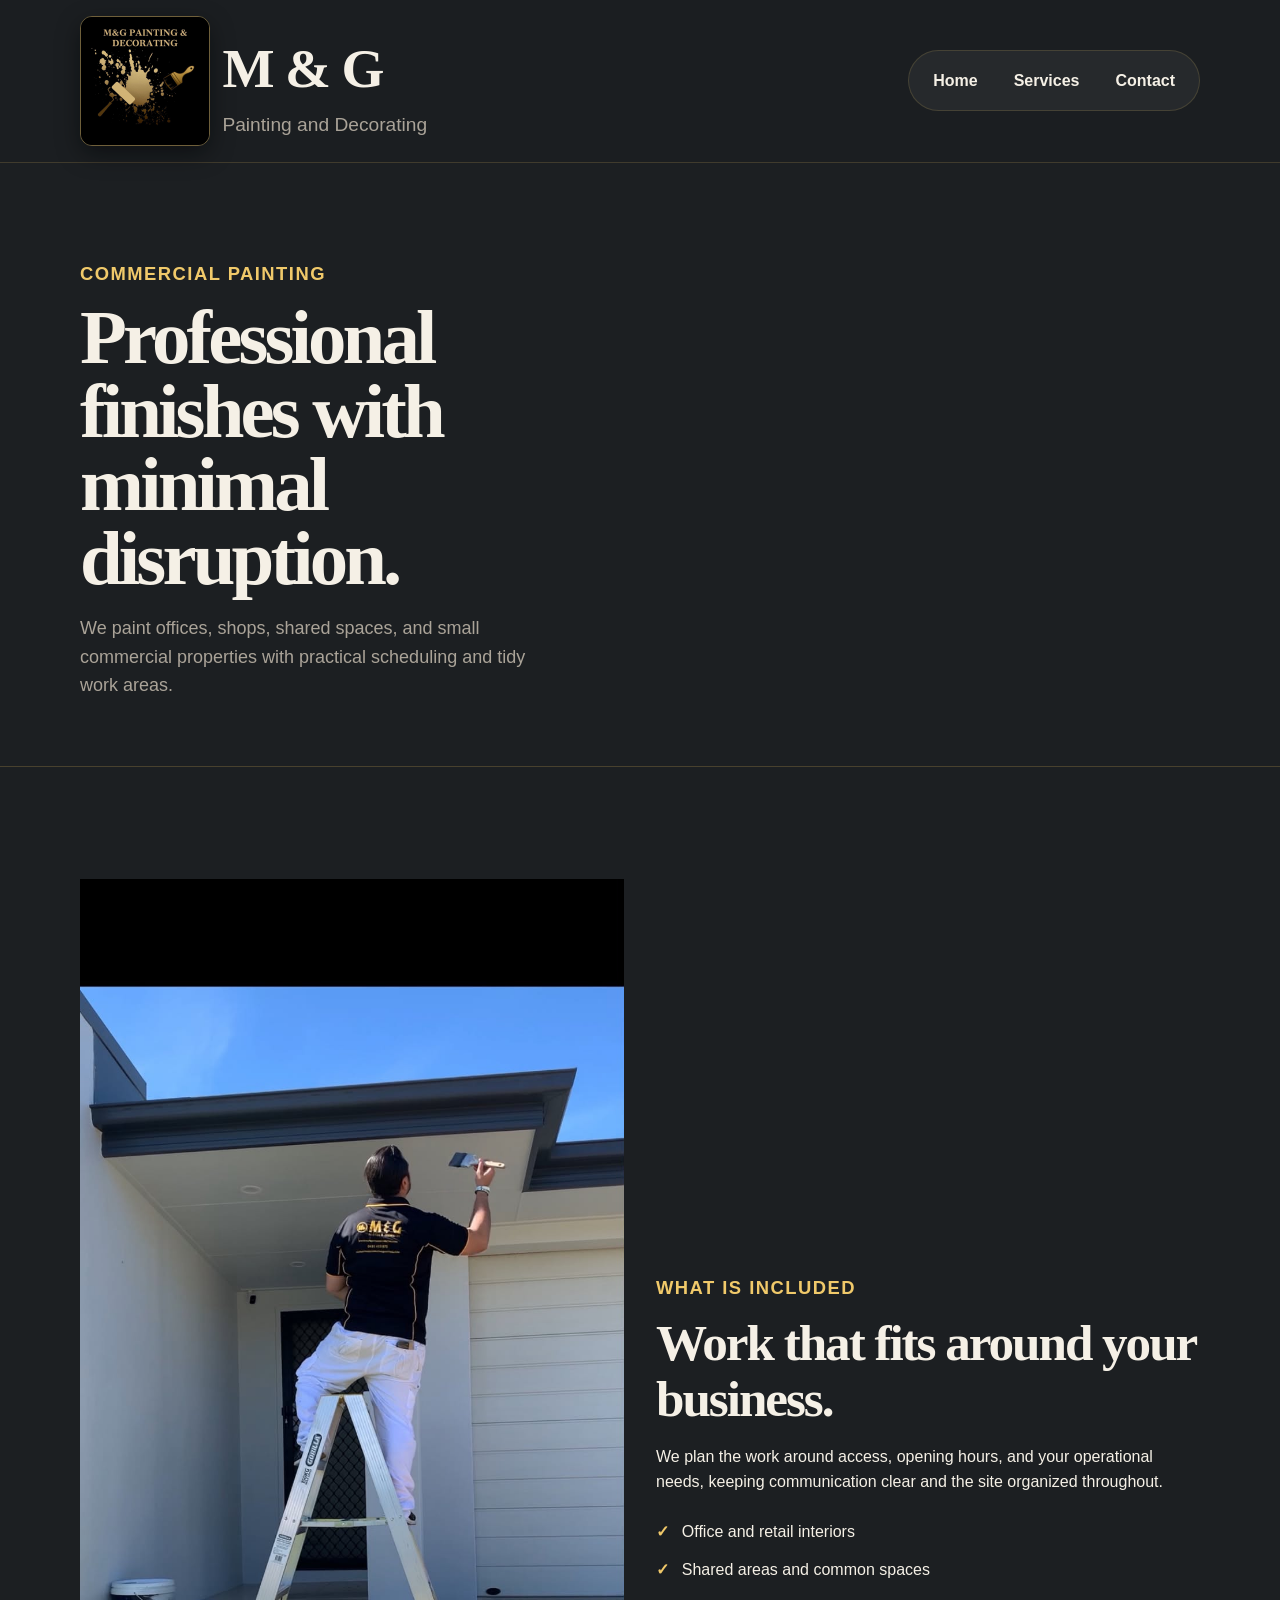
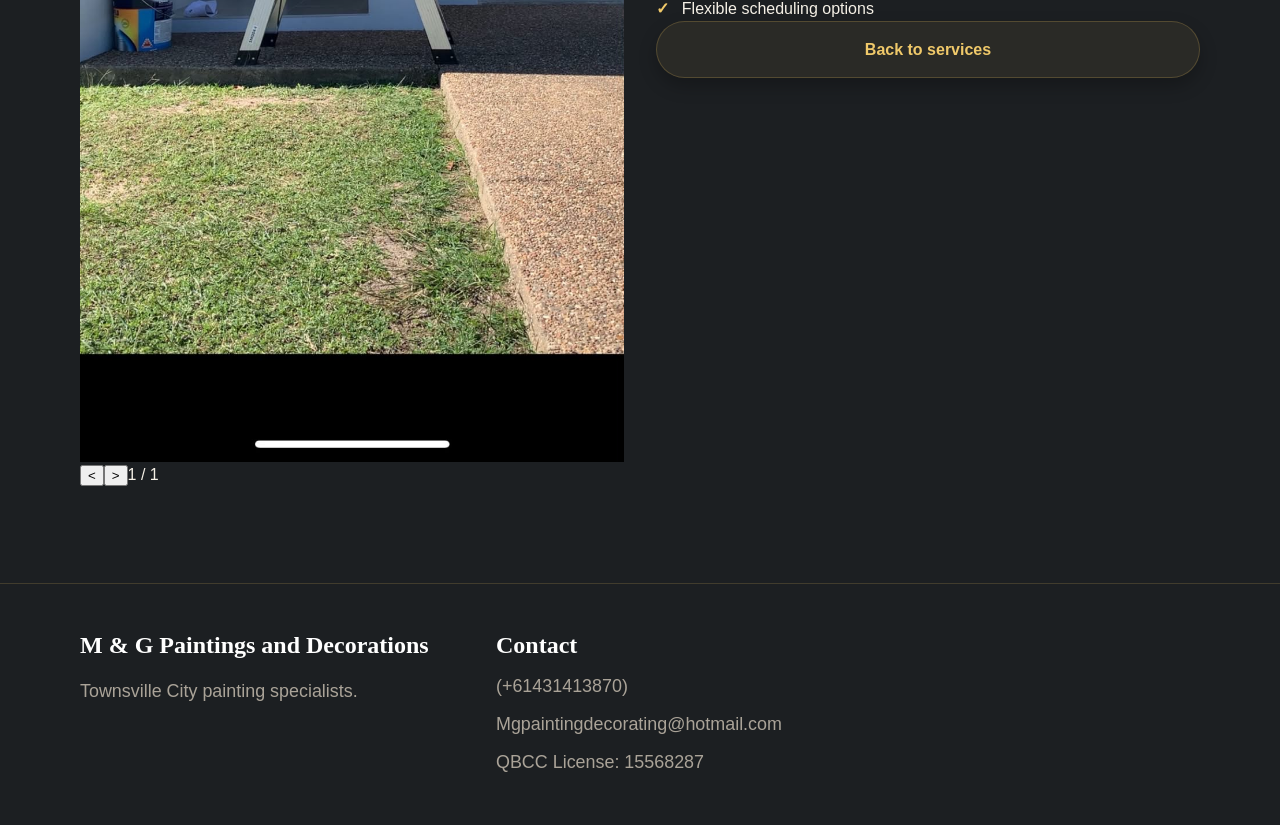
<file: commercial-painting.html>
<script src="service-gallery.js" defer></script>
<!DOCTYPE html>
<html lang="en"><head><meta charset="UTF-8" /><meta name="viewport" content="width=device-width, initial-scale=1.0" /><title>Commercial Painting | M &amp; G</title><link rel="stylesheet" href="styles.css" /></head><body>
<header class="site-header"><div class="container nav-wrap"><a class="brand" href="index.html" aria-label="M &amp; G Paintings and Decorations home"><img class="brand-logo" src="Logos/Logo.jpg" alt="M &amp; G Paintings and Decorations logo" /><div><strong>M &amp; G</strong><small>Painting and Decorating</small></div></a><nav class="main-nav"><a href="index.html#top">Home</a><a href="index.html#services">Services</a><a href="index.html#contact">Contact</a></nav></div></header>
<main><section class="page-hero"><div class="container"><p class="eyebrow">Commercial painting</p><h1>Professional finishes with minimal disruption.</h1><p class="lead">We paint offices, shops, shared spaces, and small commercial properties with practical scheduling and tidy work areas.</p></div></section><section class="section"><div class="container split-grid service-detail"><div class="service-detail-image detail-commercial" role="img" aria-label="Painted commercial office space"></div><div><p class="eyebrow">What is included</p><h2>Work that fits around your business.</h2><p>We plan the work around access, opening hours, and your operational needs, keeping communication clear and the site organized throughout.</p><ul class="check-list"><li>Office and retail interiors</li><li>Shared areas and common spaces</li><li>Flexible scheduling options</li></ul><a class="btn btn-secondary" href="index.html#services">Back to services</a></div></div></section></main><footer class="site-footer"><div class="container footer-grid"><div><h3>M &amp; G Paintings and Decorations</h3><p>Townsville City painting specialists.</p></div><div><h3>Contact</h3><ul><li>(+61431413870)</li><li>Mgpaintingdecorating@hotmail.com</li><li>QBCC License: 15568287</li></ul></div></div></footer></body></html>
</file>
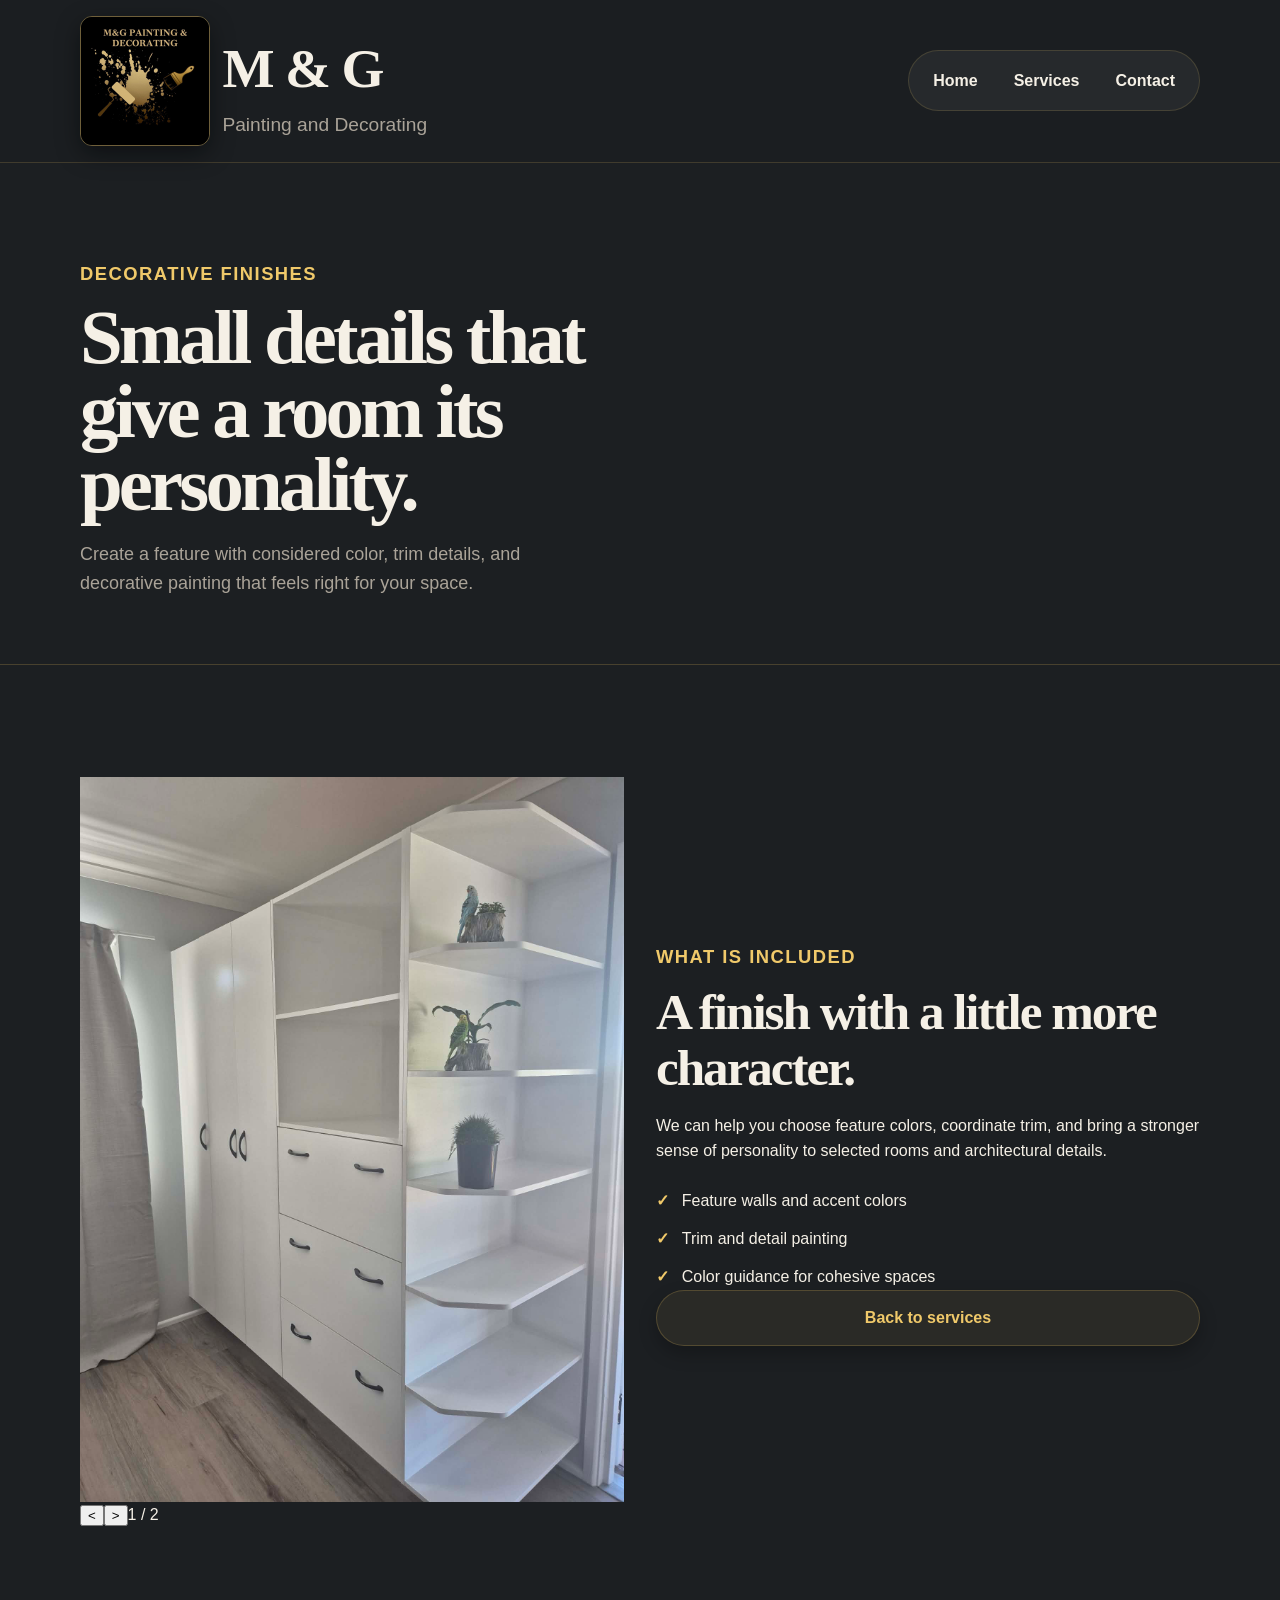
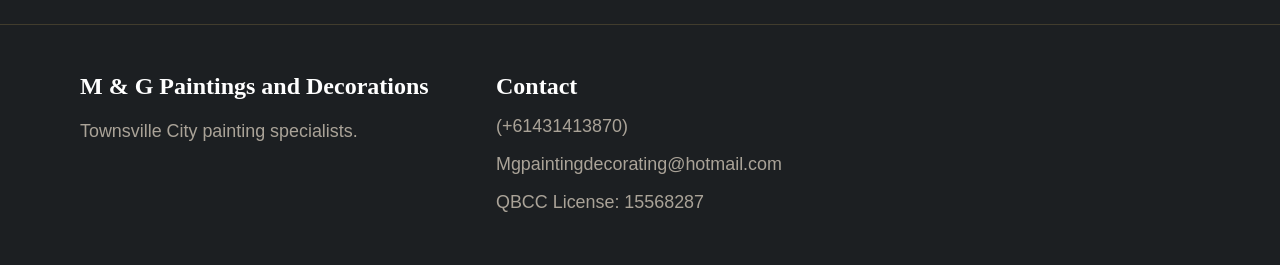
<file: decorative-finishes.html>
<script src="service-gallery.js" defer></script>
<!DOCTYPE html>
<html lang="en"><head><meta charset="UTF-8" /><meta name="viewport" content="width=device-width, initial-scale=1.0" /><title>Decorative Finishes | M &amp; G</title><link rel="stylesheet" href="styles.css" /></head><body>
<header class="site-header"><div class="container nav-wrap"><a class="brand" href="index.html" aria-label="M &amp; G Paintings and Decorations home"><img class="brand-logo" src="Logos/Logo.jpg" alt="M &amp; G Paintings and Decorations logo" /><div><strong>M &amp; G</strong><small>Painting and Decorating</small></div></a><nav class="main-nav"><a href="index.html#top">Home</a><a href="index.html#services">Services</a><a href="index.html#contact">Contact</a></nav></div></header>
<main><section class="page-hero"><div class="container"><p class="eyebrow">Decorative finishes</p><h1>Small details that give a room its personality.</h1><p class="lead">Create a feature with considered color, trim details, and decorative painting that feels right for your space.</p></div></section><section class="section"><div class="container split-grid service-detail"><div class="service-detail-image detail-decorative" role="img" aria-label="Decorative interior finish"></div><div><p class="eyebrow">What is included</p><h2>A finish with a little more character.</h2><p>We can help you choose feature colors, coordinate trim, and bring a stronger sense of personality to selected rooms and architectural details.</p><ul class="check-list"><li>Feature walls and accent colors</li><li>Trim and detail painting</li><li>Color guidance for cohesive spaces</li></ul><a class="btn btn-secondary" href="index.html#services">Back to services</a></div></div></section></main><footer class="site-footer"><div class="container footer-grid"><div><h3>M &amp; G Paintings and Decorations</h3><p>Townsville City painting specialists.</p></div><div><h3>Contact</h3><ul><li>(+61431413870)</li><li>Mgpaintingdecorating@hotmail.com</li><li>QBCC License: 15568287</li></ul></div></div></footer></body></html>
</file>
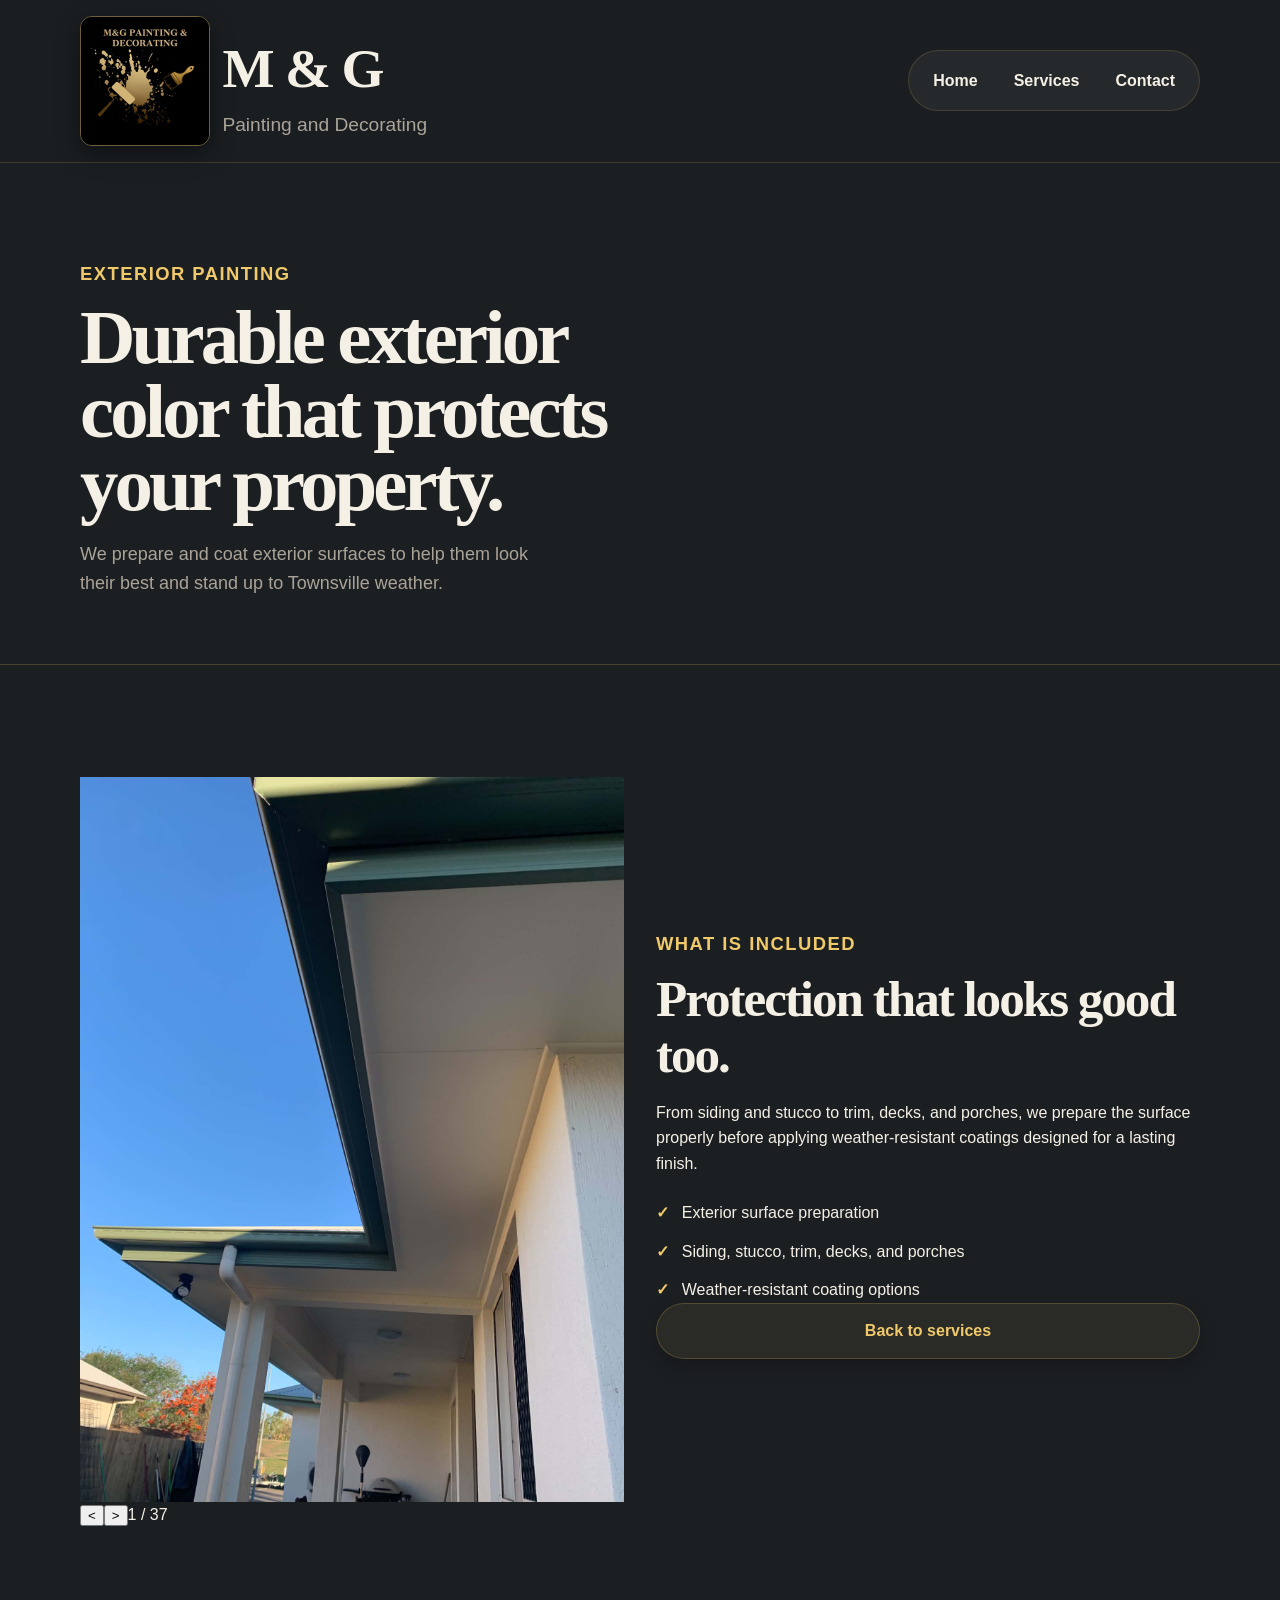
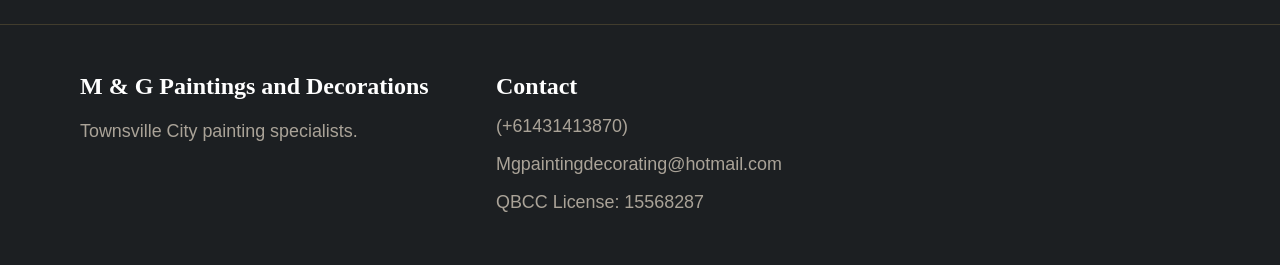
<file: exterior-painting.html>
<script src="service-gallery.js" defer></script>
<!DOCTYPE html>
<html lang="en"><head><meta charset="UTF-8" /><meta name="viewport" content="width=device-width, initial-scale=1.0" /><title>Exterior Painting | M &amp; G</title><link rel="stylesheet" href="styles.css" /></head><body>
<header class="site-header"><div class="container nav-wrap"><a class="brand" href="index.html" aria-label="M &amp; G Paintings and Decorations home"><img class="brand-logo" src="Logos/Logo.jpg" alt="M &amp; G Paintings and Decorations logo" /><div><strong>M &amp; G</strong><small>Painting and Decorating</small></div></a><nav class="main-nav"><a href="index.html#top">Home</a><a href="index.html#services">Services</a><a href="index.html#contact">Contact</a></nav></div></header>
<main><section class="page-hero"><div class="container"><p class="eyebrow">Exterior painting</p><h1>Durable exterior color that protects your property.</h1><p class="lead">We prepare and coat exterior surfaces to help them look their best and stand up to Townsville weather.</p></div></section><section class="section"><div class="container split-grid service-detail"><div class="service-detail-image detail-exterior" role="img" aria-label="Painted home exterior"></div><div><p class="eyebrow">What is included</p><h2>Protection that looks good too.</h2><p>From siding and stucco to trim, decks, and porches, we prepare the surface properly before applying weather-resistant coatings designed for a lasting finish.</p><ul class="check-list"><li>Exterior surface preparation</li><li>Siding, stucco, trim, decks, and porches</li><li>Weather-resistant coating options</li></ul><a class="btn btn-secondary" href="index.html#services" onclick="if (document.referrer.includes('/index.html')) { history.back(); return false; }">Back to services</a></div></div></section><section class="section"><div class="container"><div class="section-heading"><p class="eyebrow">Recent work</p><h2>Exterior transformations designed for long-term protection.</h2></div><div class="gallery-grid service-gallery"><div class="gallery-card service-exterior-card-1"><div class="gallery-overlay"><span>Front facade</span></div></div><div class="gallery-card service-exterior-card-2"><div class="gallery-overlay"><span>Trim & render</span></div></div><div class="gallery-card service-exterior-card-3"><div class="gallery-overlay"><span>Outdoor living</span></div></div></div></div></section></main><footer class="site-footer"><div class="container footer-grid"><div><h3>M &amp; G Paintings and Decorations</h3><p>Townsville City painting specialists.</p></div><div><h3>Contact</h3><ul><li>(+61431413870)</li><li>Mgpaintingdecorating@hotmail.com</li><li>QBCC License: 15568287</li></ul></div></div></footer></body></html>
</file>
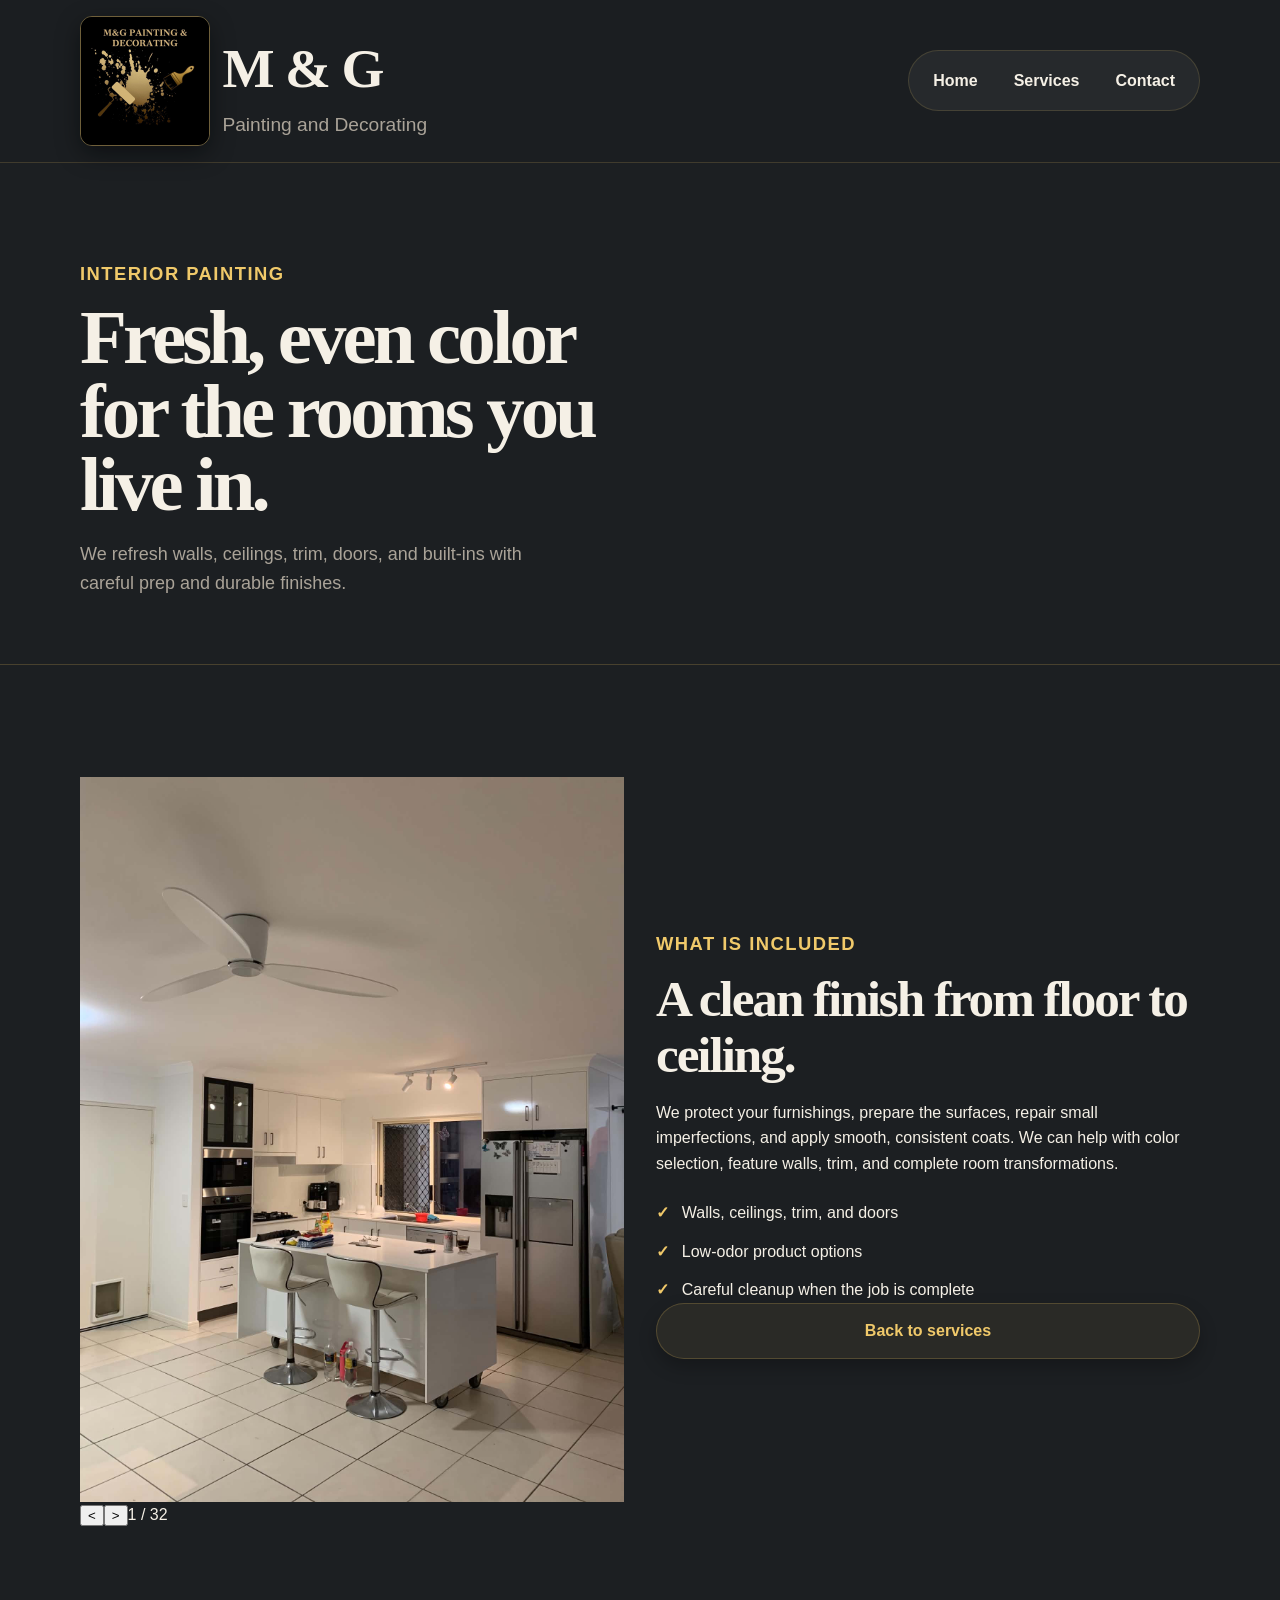
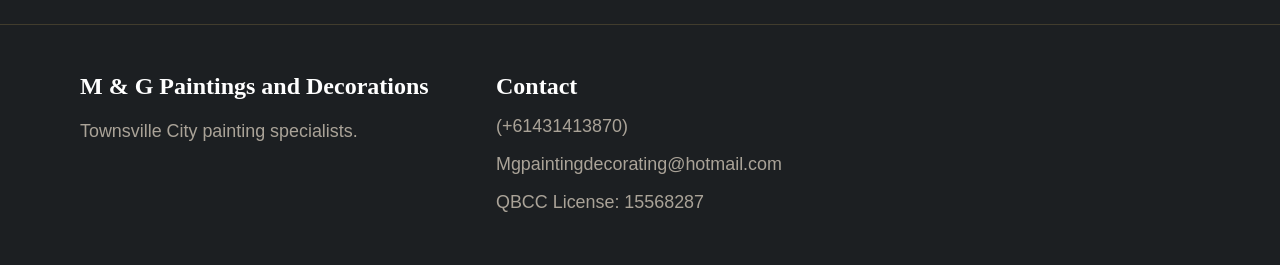
<file: interior-painting.html>
<script src="service-gallery.js" defer></script>
<!DOCTYPE html>
<html lang="en"><head><meta charset="UTF-8" /><meta name="viewport" content="width=device-width, initial-scale=1.0" /><title>Interior Painting | M &amp; G</title><link rel="stylesheet" href="styles.css" /></head><body>
<header class="site-header"><div class="container nav-wrap"><a class="brand" href="index.html" aria-label="M &amp; G Paintings and Decorations home"><img class="brand-logo" src="Logos/Logo.jpg" alt="M &amp; G Paintings and Decorations logo" /><div><strong>M &amp; G</strong><small>Painting and Decorating</small></div></a><nav class="main-nav"><a href="index.html#top">Home</a><a href="index.html#services">Services</a><a href="index.html#contact">Contact</a></nav></div></header>
<main><section class="page-hero"><div class="container"><p class="eyebrow">Interior painting</p><h1>Fresh, even color for the rooms you live in.</h1><p class="lead">We refresh walls, ceilings, trim, doors, and built-ins with careful prep and durable finishes.</p></div></section><section class="section"><div class="container split-grid service-detail"><div class="service-detail-image detail-interior" role="img" aria-label="Freshly painted interior room"></div><div><p class="eyebrow">What is included</p><h2>A clean finish from floor to ceiling.</h2><p>We protect your furnishings, prepare the surfaces, repair small imperfections, and apply smooth, consistent coats. We can help with color selection, feature walls, trim, and complete room transformations.</p><ul class="check-list"><li>Walls, ceilings, trim, and doors</li><li>Low-odor product options</li><li>Careful cleanup when the job is complete</li></ul><a class="btn btn-secondary" href="index.html#services" onclick="if (document.referrer.includes('/index.html')) { history.back(); return false; }">Back to services</a></div></div></section><section class="section"><div class="container"><div class="section-heading"><p class="eyebrow">Recent work</p><h2>Examples from our interior painting projects.</h2></div><div class="gallery-grid service-gallery"><div class="gallery-card service-interior-card-1"><div class="gallery-overlay"><span>Living room refresh</span></div></div><div class="gallery-card service-interior-card-2"><div class="gallery-overlay"><span>Kitchen transformation</span></div></div><div class="gallery-card service-interior-card-3"><div class="gallery-overlay"><span>Feature wall finish</span></div></div></div></div></section></main><footer class="site-footer"><div class="container footer-grid"><div><h3>M &amp; G Paintings and Decorations</h3><p>Townsville City painting specialists.</p></div><div><h3>Contact</h3><ul><li>(+61431413870)</li><li>Mgpaintingdecorating@hotmail.com</li><li>QBCC License: 15568287</li></ul></div></div></footer></body></html>
</file>
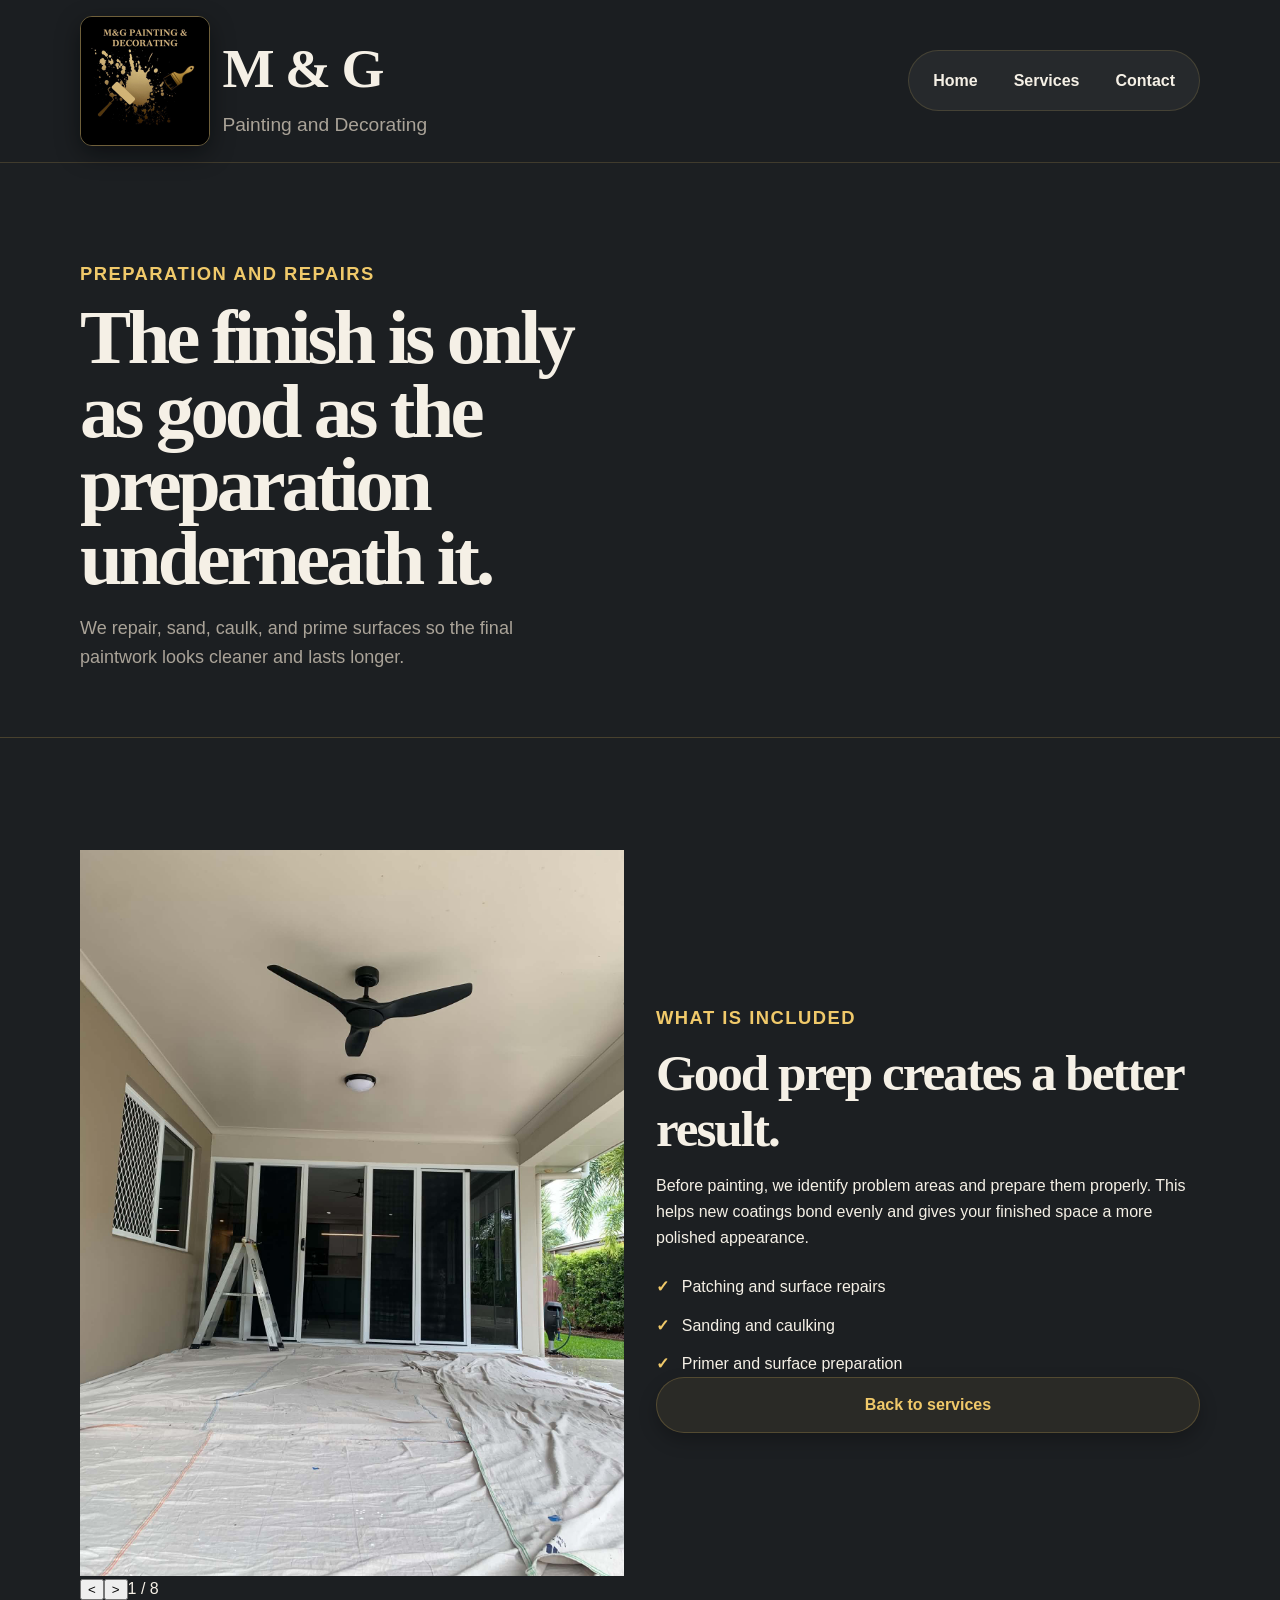
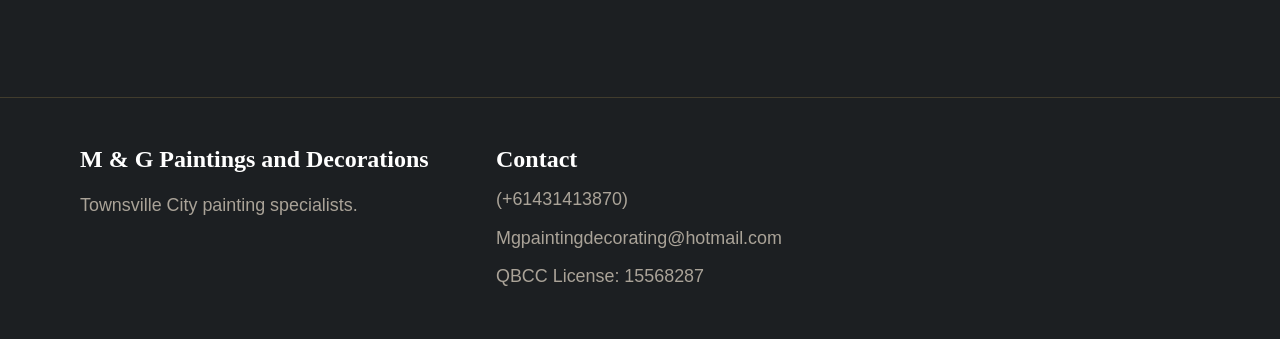
<file: prep-repairs.html>
<script src="service-gallery.js" defer></script>
<!DOCTYPE html>
<html lang="en"><head><meta charset="UTF-8" /><meta name="viewport" content="width=device-width, initial-scale=1.0" /><title>Prep and Repairs | M &amp; G</title><link rel="stylesheet" href="styles.css" /></head><body>
<header class="site-header"><div class="container nav-wrap"><a class="brand" href="index.html" aria-label="M &amp; G Paintings and Decorations home"><img class="brand-logo" src="Logos/Logo.jpg" alt="M &amp; G Paintings and Decorations logo" /><div><strong>M &amp; G</strong><small>Painting and Decorating</small></div></a><nav class="main-nav"><a href="index.html#top">Home</a><a href="index.html#services">Services</a><a href="index.html#contact">Contact</a></nav></div></header>
<main><section class="page-hero"><div class="container"><p class="eyebrow">Preparation and repairs</p><h1>The finish is only as good as the preparation underneath it.</h1><p class="lead">We repair, sand, caulk, and prime surfaces so the final paintwork looks cleaner and lasts longer.</p></div></section><section class="section"><div class="container split-grid service-detail"><div class="service-detail-image detail-prep" role="img" aria-label="Painting preparation tools and materials"></div><div><p class="eyebrow">What is included</p><h2>Good prep creates a better result.</h2><p>Before painting, we identify problem areas and prepare them properly. This helps new coatings bond evenly and gives your finished space a more polished appearance.</p><ul class="check-list"><li>Patching and surface repairs</li><li>Sanding and caulking</li><li>Primer and surface preparation</li></ul><a class="btn btn-secondary" href="index.html#services">Back to services</a></div></div></section></main><footer class="site-footer"><div class="container footer-grid"><div><h3>M &amp; G Paintings and Decorations</h3><p>Townsville City painting specialists.</p></div><div><h3>Contact</h3><ul><li>(+61431413870)</li><li>Mgpaintingdecorating@hotmail.com</li><li>QBCC License: 15568287</li></ul></div></div></footer></body></html>
</file>
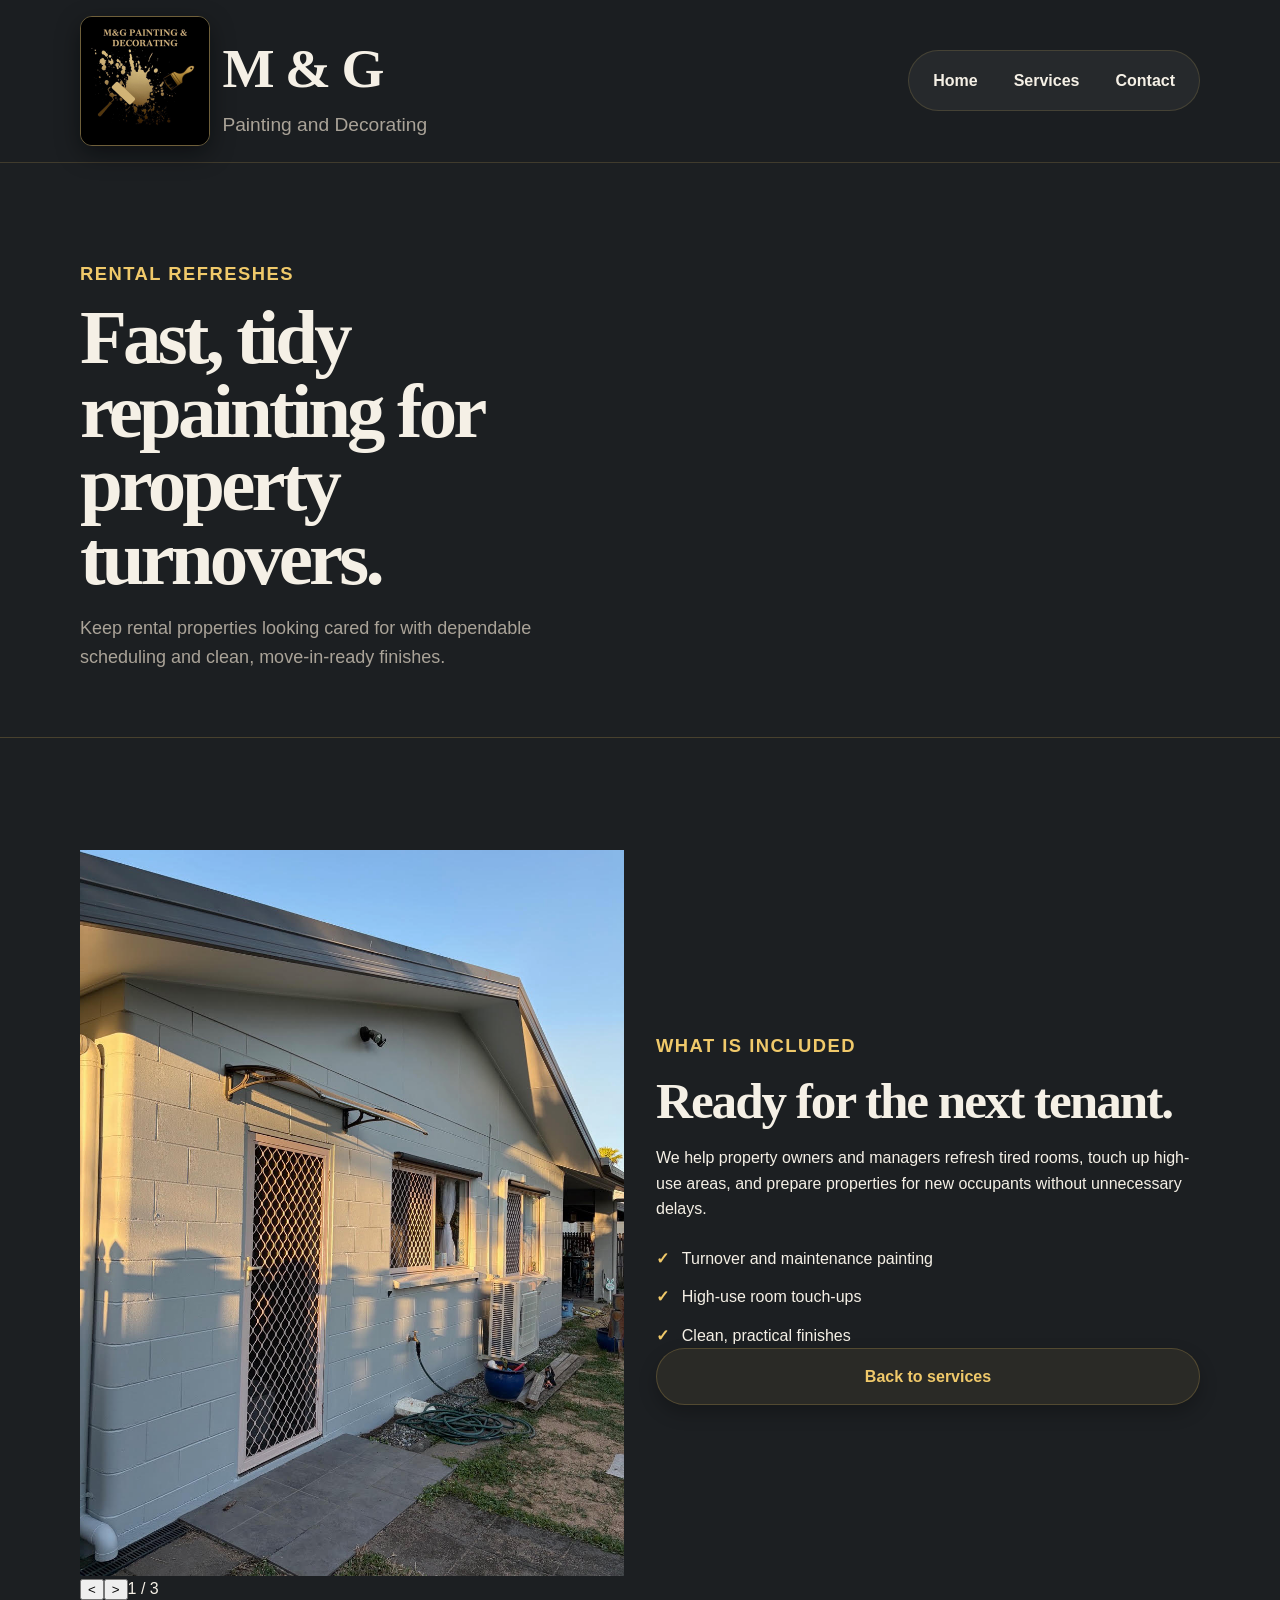
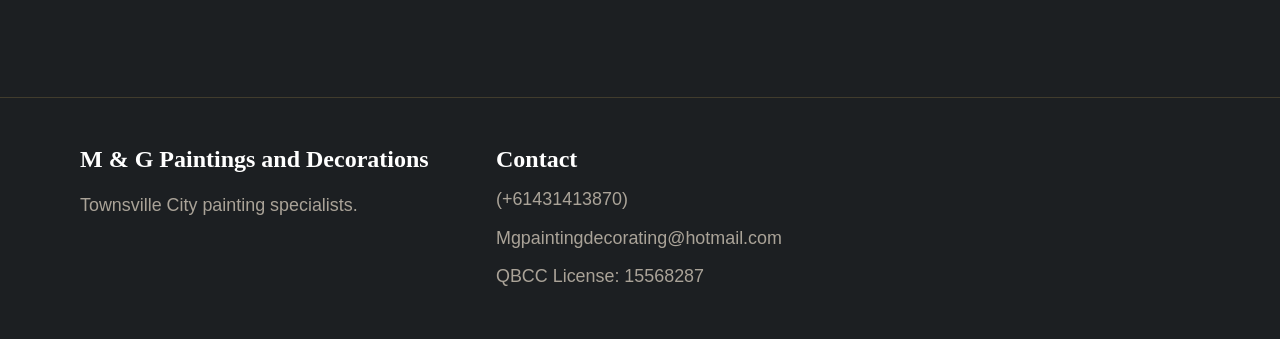
<file: rental-refreshes.html>
<script src="service-gallery.js" defer></script>
<!DOCTYPE html>
<html lang="en"><head><meta charset="UTF-8" /><meta name="viewport" content="width=device-width, initial-scale=1.0" /><title>Rental Refreshes | M &amp; G</title><link rel="stylesheet" href="styles.css" /></head><body>
<header class="site-header"><div class="container nav-wrap"><a class="brand" href="index.html" aria-label="M &amp; G Paintings and Decorations home"><img class="brand-logo" src="Logos/Logo.jpg" alt="M &amp; G Paintings and Decorations logo" /><div><strong>M &amp; G</strong><small>Painting and Decorating</small></div></a><nav class="main-nav"><a href="index.html#top">Home</a><a href="index.html#services">Services</a><a href="index.html#contact">Contact</a></nav></div></header>
<main><section class="page-hero"><div class="container"><p class="eyebrow">Rental refreshes</p><h1>Fast, tidy repainting for property turnovers.</h1><p class="lead">Keep rental properties looking cared for with dependable scheduling and clean, move-in-ready finishes.</p></div></section><section class="section"><div class="container split-grid service-detail"><div class="service-detail-image detail-rental" role="img" aria-label="Freshly painted rental interior"></div><div><p class="eyebrow">What is included</p><h2>Ready for the next tenant.</h2><p>We help property owners and managers refresh tired rooms, touch up high-use areas, and prepare properties for new occupants without unnecessary delays.</p><ul class="check-list"><li>Turnover and maintenance painting</li><li>High-use room touch-ups</li><li>Clean, practical finishes</li></ul><a class="btn btn-secondary" href="index.html#services">Back to services</a></div></div></section><section class="section"><div class="container"><div class="section-heading"><p class="eyebrow">Recent work</p><h2>Rental makeovers that feel fresh, clean, and move-in ready.</h2></div><div class="gallery-grid service-gallery"><div class="gallery-card service-rental-card-1"><div class="gallery-overlay"><span>Living area</span></div></div><div class="gallery-card service-rental-card-2"><div class="gallery-overlay"><span>Bedroom refresh</span></div></div><div class="gallery-card service-rental-card-3"><div class="gallery-overlay"><span>High-traffic detail</span></div></div></div></div></section></main><footer class="site-footer"><div class="container footer-grid"><div><h3>M &amp; G Paintings and Decorations</h3><p>Townsville City painting specialists.</p></div><div><h3>Contact</h3><ul><li>(+61431413870)</li><li>Mgpaintingdecorating@hotmail.com</li><li>QBCC License: 15568287</li></ul></div></div></footer></body></html>
</file>
<file: styles.css>
:root {
  --bg: #f7f1ea;
  --panel: #ffffff;
  --panel-soft: #f8f4f0;
  --panel-strong: #eaf6f4;
  --ink: #1f2e34;
  --muted: #586b70;
  --primary: #d96d4a;
  --primary-deep: #bf5638;
  --accent: #2b8c83;
  --accent-deep: #1f726d;
  --line: #eaded2;
  --shadow: 0 24px 60px rgba(57, 43, 33, 0.12);
  --shadow-soft: 0 12px 28px rgba(57, 43, 33, 0.08);
}

* {
  box-sizing: border-box;
}

html {
  scroll-behavior: smooth;
}

body {
  margin: 0;
  font-family: "DM Sans", sans-serif;
  background: var(--bg);
  color: var(--ink);
  line-height: 1.6;
}

a {
  color: inherit;
  text-decoration: none;
}

img {
  max-width: 100%;
  display: block;
}

.container {
  width: calc(100% - 10rem);
  margin: 0 auto;
}

.site-header {
  position: sticky;
  top: 0;
  z-index: 10;
  background: rgba(247, 241, 234, 0.9);
  backdrop-filter: blur(12px);
  border-bottom: 1px solid rgba(31, 46, 52, 0.06);
}

.nav-wrap {
  display: flex;
  align-items: center;
  justify-content: space-between;
  gap: 1rem;
  padding: 1rem 0;
}

.brand {
  display: flex;
  align-items: center;
  gap: 0.8rem;
  min-width: 0;
}

.brand-logo {
  display: block;
  width: 2.7rem;
  height: 2.7rem;
  border-radius: 12px;
  object-fit: cover;
  border: 1px solid rgba(31, 46, 52, 0.08);
  box-shadow: 0 8px 20px rgba(31, 46, 52, 0.08);
}

.site-header .brand-logo {
  width: 8.1rem;
  height: 8.1rem;
}

.brand strong,
.brand small {
  display: block;
}

.brand strong {
  font-size: 1.15rem;
  letter-spacing: -0.03em;
}

.site-header .brand strong {
  font-size: 3.45rem;
}

.site-header .brand small {
  font-size: 1.2rem;
}

.brand small {
  color: var(--muted);
  line-height: 1.2;
}

h1,
h2,
h3 {
  font-family: "DM Sans", sans-serif;
  font-weight: 700;
}

.main-nav {
  display: flex;
  align-items: center;
  gap: 0.45rem;
  color: var(--ink);
  font-weight: 600;
  background: rgba(31, 46, 52, 0.05);
  padding: 0.45rem 0.6rem;
  border-radius: 999px;
  border: 1px solid rgba(31, 46, 52, 0.04);
}

.menu-toggle {
  display: none;
}

.main-nav a {
  padding: 0.6rem 0.9rem;
  border-radius: 999px;
  transition: background 0.2s ease, color 0.2s ease, transform 0.2s ease;
}

.main-nav a:hover {
  color: var(--ink);
  background: rgba(255, 255, 255, 0.6);
  transform: translateY(-1px);
}

.form-status {
  min-height: 1.5em;
  margin: 0.75rem 0 0;
  color: var(--primary-deep);
  font-size: 0.9rem;
}

.footer-quote-form button:disabled {
  cursor: wait;
  opacity: 0.7;
}

@media (max-width: 860px) {
  .nav-wrap.has-mobile-menu {
    position: relative;
    flex-wrap: nowrap;
    justify-content: space-between;
    text-align: left;
  }

  .nav-wrap.has-mobile-menu .menu-toggle {
    display: inline-flex;
    align-items: center;
    justify-content: center;
    width: 2.75rem;
    height: 2.75rem;
    padding: 0;
    border: 0;
    background: transparent;
    color: var(--primary-deep);
    cursor: pointer;
  }

  .menu-toggle-icon {
    display: grid;
    gap: 5px;
    width: 1.4rem;
  }

  .menu-toggle-icon span {
    display: block;
    height: 2px;
    border-radius: 2px;
    background: currentColor;
  }

  .nav-wrap.has-mobile-menu .menu-toggle:focus-visible {
    outline: 2px solid var(--primary-deep);
    outline-offset: 2px;
  }

  .nav-wrap.has-mobile-menu .main-nav {
    display: none;
    position: absolute;
    top: calc(100% - 0.4rem);
    right: 0;
    z-index: 11;
    flex-direction: column;
    align-items: stretch;
    justify-content: flex-start;
    gap: 0.15rem;
    width: min(20rem, calc(100vw - 2rem));
    padding: 0.55rem;
    border: 1px solid var(--line);
    border-radius: 10px;
    background: var(--panel);
    box-shadow: var(--shadow-soft);
  }

  .nav-wrap.has-mobile-menu .main-nav.is-open {
    display: flex;
  }

  .nav-wrap.has-mobile-menu .main-nav a {
    border-radius: 6px;
    text-align: left;
  }
}

@media (max-width: 560px) {
  .site-header .brand-logo {
    width: 3.3rem;
    height: 3.3rem;
  }

  .site-header .brand strong {
    font-size: 1.55rem;
  }

  .site-header .brand small {
    font-size: 0.85rem;
  }
}

.btn {
  display: inline-flex;
  align-items: center;
  justify-content: center;
  border-radius: 999px;
  padding: 0.9rem 1.4rem;
  font-weight: 700;
  transition: background 0.2s ease, color 0.2s ease, transform 0.2s ease, box-shadow 0.2s ease;
}

.btn:hover {
  transform: translateY(-1px);
}

.btn-primary {
  background: var(--primary);
  color: white;
  box-shadow: 0 12px 22px rgba(231, 111, 81, 0.2);
}

.btn-primary:hover {
  background: var(--primary-deep);
}

.btn-secondary {
  background: white;
  color: var(--ink);
  border: 1px solid var(--line);
  box-shadow: 0 8px 18px rgba(31, 46, 52, 0.04);
}

.btn-secondary:hover {
  background: var(--panel-soft);
}

.hero {
  padding: 4.5rem 0 3.75rem;
  background:
    radial-gradient(circle at top left, rgba(224, 118, 82, 0.08), transparent 22%),
    linear-gradient(180deg, rgba(255, 255, 255, 0.18), rgba(255, 255, 255, 0));
}

.page-hero {
  padding: 6rem 0 3rem;
  border-bottom: 1px solid var(--line);
}

.page-hero h1 {
  max-width: 14ch;
}

.contact-grid {
  grid-template-columns: repeat(3, minmax(0, 1fr));
}

.hero-grid {
  display: grid;
  grid-template-columns: 1.12fr 0.88fr;
  align-items: center;
  gap: 2.2rem;
}

.eyebrow {
  margin: 0 0 0.8rem;
  color: var(--primary-deep);
  font-weight: 700;
  letter-spacing: 0.08em;
  text-transform: uppercase;
  font-size: 1.15rem;
}

.step span,
.quote-box .eyebrow {
  color: var(--primary-deep);
  font-size: 1.2em;
}

h1,
h2,
h3 {
  margin-top: 0;
  line-height: 1.1;
}

h1 {
  font-size: clamp(2.8rem, 6vw, 5.2rem);
  margin-bottom: 1rem;
  letter-spacing: -0.05em;
  line-height: 0.96;
}

h2 {
  font-size: clamp(2rem, 4vw, 3.3rem);
  margin-bottom: 1rem;
  letter-spacing: -0.04em;
}

.lead {
  color: var(--muted);
  font-size: 1.125rem;
  max-width: 48ch;
}

.hero-actions {
  display: flex;
  flex-wrap: wrap;
  gap: 0.9rem;
  margin: 2rem 0 1.5rem;
}

.trust-list {
  list-style: none;
  display: flex;
  flex-wrap: wrap;
  gap: 1rem 1.5rem;
  padding: 0;
  margin: 0;
  color: var(--muted);
  font-weight: 500;
}

.trust-list li::before {
  content: "•";
  color: var(--primary);
  margin-right: 0.5rem;
}

.hero-visual {
  display: flex;
  justify-content: center;
}

.hero-logo-panel {
  position: relative;
  width: min(100%, 500px);
  aspect-ratio: 1.08;
  background: linear-gradient(135deg, #edf7f5 0%, #dfeceb 100%);
  border-radius: 30px;
  box-shadow: 0 30px 60px rgba(25, 45, 51, 0.12);
  border: 1px solid rgba(31, 46, 52, 0.06);
  display: grid;
  place-items: center;
  padding: 0;
  overflow: hidden;
}

.hero-logo-panel::before {
  content: "";
  position: absolute;
  inset: 1rem 1rem auto auto;
  width: 110px;
  height: 110px;
  border-radius: 50%;
  background: rgba(217, 109, 74, 0.12);
  filter: blur(2px);
}

.hero-logo {
  width: 100%;
  height: 100%;
  object-fit: cover;
  border-radius: 0;
  box-shadow: none;
}

.metrics {
  padding: 1.5rem 0;
  border-top: 0;
  border-bottom: 0;
}

.metrics-grid {
  display: grid;
  grid-template-columns: repeat(4, minmax(0, 1fr));
  gap: 1rem;
  padding: 1.2rem;
  text-align: center;
}

.metrics-grid > div {
  display: flex;
  flex-direction: column;
  align-items: center;
  justify-content: center;
  min-height: 110px;
  padding: 1.5rem 1rem;
  background: linear-gradient(135deg, var(--accent) 0%, var(--accent-deep) 100%);
  border: 1px solid rgba(255, 255, 255, 0.2);
  border-radius: 18px;
  box-shadow: var(--shadow-soft);
  color: white;
}

.metric-value {
  display: block;
  font-size: clamp(1.4rem, 2vw, 2rem);
  font-weight: 700;
}

.metrics span {
  color: rgba(255, 255, 255, 0.82);
}

.section {
  padding: 6rem 0;
}

.section-heading {
  max-width: 700px;
  margin-bottom: 2.2rem;
}

.section-heading h2 {
  max-width: 20ch;
}

.alt-section {
  background: #fff1e5;
}

.section-heading {
  max-width: 700px;
  margin-bottom: 2.2rem;
}

.card-grid,
.steps-grid {
  display: grid;
  grid-template-columns: repeat(3, minmax(0, 1fr));
  gap: 1.5rem;
}

.service-card,
.step {
  background: rgba(255, 255, 255, 0.78);
  border: 1px solid rgba(31, 46, 52, 0.08);
  border-radius: 22px;
  padding: 0;
  box-shadow: var(--shadow-soft);
  overflow: hidden;
}

.service-card {
  position: relative;
  display: block;
  border: 1px solid rgba(31, 46, 52, 0.08);
}

.service-content {
  padding: 1.5rem 1.2rem 1.8rem;
}

.service-thumb {
  height: 180px;
  background-size: cover;
  background-position: center;
  border-bottom: 1px solid rgba(31, 46, 52, 0.06);
}

.service-card.is-image-hidden .service-thumb {
  display: none;
}

.service-image-toggle {
  display: inline-flex;
  align-items: center;
  justify-content: center;
  margin: 0 1rem 1rem;
  padding: 0.6rem 0.9rem;
  border: 1px solid rgba(31, 46, 52, 0.12);
  border-radius: 999px;
  background: rgba(45, 155, 146, 0.08);
  color: var(--primary-deep);
  font: inherit;
  font-weight: 700;
  cursor: pointer;
  transition: background 0.2s ease, transform 0.2s ease;
}

.service-image-toggle:hover,
.service-image-toggle:focus-visible {
  background: rgba(45, 155, 146, 0.14);
  transform: translateY(-1px);
}

.interior-thumb {
  background-image: linear-gradient(135deg, #27343a, #47635d);
}

.exterior-thumb {
  background-image: linear-gradient(135deg, #384947, #82927a);
}

.prep-thumb {
  background-image: linear-gradient(135deg, #424344, #837962);
}

.rental-thumb {
  background-image: linear-gradient(135deg, #3b4140, #76776d);
}

.commercial-thumb {
  background-image: linear-gradient(135deg, #34424a, #647d7c);
}

.decorative-thumb {
  background-image: linear-gradient(135deg, #463d37, #917452);
}

.scroll-reveal {
  opacity: 0;
  transform: translateY(24px);
  transition: opacity 0.7s ease var(--reveal-delay), transform 0.7s ease var(--reveal-delay);
}

.scroll-reveal.is-visible {
  opacity: 1;
  transform: translateY(0);
}

.service-card,
.step,
.gallery-card {
  transition: transform 0.3s ease, box-shadow 0.3s ease, filter 0.35s ease;
}

.service-card:hover,
.step:hover {
  transform: translateY(-8px);
  box-shadow: 0 18px 34px rgba(82, 56, 40, 0.14);
}

.service-link {
  display: block;
  color: inherit;
  min-height: 260px;
  height: 100%;
}

.service-card.is-image-hidden .service-link {
  min-height: auto;
}

.service-link h3 {
  color: var(--ink);
  margin-bottom: 0.55rem;
}

.service-link p {
  color: var(--muted);
}

.icon {
  display: grid;
  place-items: center;
  width: 3rem;
  height: 3rem;
  border-radius: 14px;
  background: linear-gradient(135deg, rgba(224, 118, 82, 0.18), rgba(45, 155, 146, 0.16));
  font-size: 1.4rem;
  margin-bottom: 1rem;
  box-shadow: inset 0 1px 0 rgba(255, 255, 255, 0.45);
}

.service-detail-image {
  min-height: 440px;
  background-size: cover;
  background-position: center;
  border-radius: 24px;
  box-shadow: var(--shadow);
}

.detail-interior {
  background-image: linear-gradient(rgba(35, 52, 58, 0.08), rgba(35, 52, 58, 0.08)), url("https://images.unsplash.com/photo-1560185008-b033106af5c3?auto=format&fit=crop&w=1200&q=85");
}

.detail-exterior {
  background-image: linear-gradient(rgba(35, 52, 58, 0.08), rgba(35, 52, 58, 0.08)), url("https://images.unsplash.com/photo-1600585154340-be6161a56a0c?auto=format&fit=crop&w=1200&q=85");
}

.detail-prep {
  background-image: linear-gradient(rgba(35, 52, 58, 0.08), rgba(35, 52, 58, 0.08)), url("https://images.unsplash.com/photo-1581783898377-1c85bf937427?auto=format&fit=crop&w=1200&q=85");
}

.detail-rental {
  background-image: linear-gradient(rgba(35, 52, 58, 0.08), rgba(35, 52, 58, 0.08)), url("https://images.unsplash.com/photo-1567016432779-094069958ea5?auto=format&fit=crop&w=1200&q=85");
}

.detail-commercial {
  background-image: linear-gradient(rgba(35, 52, 58, 0.08), rgba(35, 52, 58, 0.08)), url("https://images.unsplash.com/photo-1497366811353-6870744d04b2?auto=format&fit=crop&w=1200&q=85");
}

.detail-decorative {
  background-image: linear-gradient(rgba(35, 52, 58, 0.08), rgba(35, 52, 58, 0.08)), url("https://images.unsplash.com/photo-1618221195710-dd6b41faaea6?auto=format&fit=crop&w=1200&q=85");
}

.gallery-grid {
  display: grid;
  grid-template-columns: repeat(3, minmax(0, 1fr));
  gap: 1.5rem;
}

.service-gallery {
  margin-top: 1rem;
}

.gallery-card {
  position: relative;
  min-height: 320px;
  border-radius: 20px;
  overflow: hidden;
  border: 1px solid var(--line);
  box-shadow: var(--shadow-soft);
  background-size: cover;
  background-position: center;
  transition: transform 0.35s ease, filter 0.35s ease;
}

.service-interior-card-1 {
  background: linear-gradient(135deg, rgba(61, 79, 86, 0.20), rgba(80, 124, 96, 0.14)), url('https://images.unsplash.com/photo-1505693416388-ac5ce068fe85?auto=format&fit=crop&w=900&q=80');
}

.service-interior-card-2 {
  background: linear-gradient(135deg, rgba(120, 86, 57, 0.14), rgba(147, 123, 92, 0.16)), url('https://images.unsplash.com/photo-1484154218962-a197022b5858?auto=format&fit=crop&w=900&q=80');
}

.service-interior-card-3 {
  background: linear-gradient(135deg, rgba(63, 63, 57, 0.16), rgba(148, 122, 87, 0.18)), url('https://images.unsplash.com/photo-1494526585095-c41746248156?auto=format&fit=crop&w=900&q=80');
}

.service-exterior-card-1 {
  background: linear-gradient(135deg, rgba(36, 58, 53, 0.18), rgba(158, 126, 84, 0.12)), url('https://images.unsplash.com/photo-1600585154340-be6161a56a0c?auto=format&fit=crop&w=900&q=85');
}

.service-exterior-card-2 {
  background: linear-gradient(135deg, rgba(79, 71, 59, 0.16), rgba(130, 101, 65, 0.14)), url('https://images.unsplash.com/photo-1560185008-b033106af5c3?auto=format&fit=crop&w=900&q=85');
}

.service-exterior-card-3 {
  background: linear-gradient(135deg, rgba(69, 69, 58, 0.18), rgba(117, 99, 81, 0.14)), url('https://images.unsplash.com/photo-1512917774080-9991f1c4c750?auto=format&fit=crop&w=900&q=80');
}

.service-rental-card-1 {
  background: linear-gradient(135deg, rgba(106, 86, 68, 0.18), rgba(156, 128, 100, 0.15)), url('https://images.unsplash.com/photo-1505693416388-ac5ce068fe85?auto=format&fit=crop&w=900&q=80');
}

.service-rental-card-2 {
  background: linear-gradient(135deg, rgba(78, 92, 93, 0.16), rgba(152, 128, 98, 0.16)), url('https://images.unsplash.com/photo-1494526585095-c41746248156?auto=format&fit=crop&w=900&q=80');
}

.service-rental-card-3 {
  background: linear-gradient(135deg, rgba(61, 62, 62, 0.18), rgba(138, 118, 101, 0.16)), url('https://images.unsplash.com/photo-1484154218962-a197022b5858?auto=format&fit=crop&w=900&q=80');
}

.gallery-card:hover {
  filter: saturate(1.1);
  transform: translateY(-4px);
}

.home-work-gallery {
  grid-template-columns: minmax(0, 1fr);
}

.home-work-viewer {
  position: relative;
  height: clamp(320px, 52vw, 640px);
  min-height: 320px;
  isolation: isolate;
  background: #222326;
  touch-action: pan-y;
}

.home-work-image {
  position: absolute;
  inset: 0;
  width: 100%;
  height: 100%;
  object-fit: cover;
  object-position: center;
}


.gallery-overlay {
  position: absolute;
  inset: auto 0 0 0;
  padding: 1rem 1.2rem;
  background: rgba(17, 17, 17, 0.72);
  color: white;
  font-weight: 700;
}

.cta-band {
  display: grid;
  grid-template-columns: 1.3fr 1fr;
  align-items: center;
  gap: 2rem;
  background: linear-gradient(135deg, rgba(255, 255, 255, 0.9), rgba(245, 246, 239, 0.88));
  border: 1px solid rgba(31, 46, 52, 0.08);
  border-radius: 22px;
  padding: 2rem;
  box-shadow: var(--shadow-soft);
}

.area-list {
  list-style: none;
  padding: 0;
  margin: 0;
  display: grid;
  grid-template-columns: repeat(2, minmax(0, 1fr));
  gap: 0.8rem 1.2rem;
  color: var(--muted);
  font-weight: 600;
}

.quote-section {
  padding-top: 0;
}

.quote-box {
  display: flex;
  align-items: center;
  justify-content: space-between;
  gap: 1.5rem;
  background: linear-gradient(135deg, #2e9d96, #3f7e87);
  color: white;
  border-radius: 22px;
  padding: 2rem;
  box-shadow: 0 18px 40px rgba(45, 155, 146, 0.25);
}

.quote-box .eyebrow {
  color: rgba(255, 255, 255, 0.78);
}

.service-card p,
.step p,
.content-box p,
.site-footer p,
.site-footer li {
  color: var(--muted);
}

.split-grid {
  display: grid;
  grid-template-columns: 1fr 1fr;
  gap: 2rem;
  align-items: center;
}

.check-list {
  list-style: none;
  padding: 0;
  margin: 1.5rem 0 0;
  display: grid;
  gap: 0.8rem;
}

.check-list li::before {
  content: "✓";
  color: var(--primary-deep);
  margin-right: 0.8rem;
  font-weight: 700;
}

.image-panel {
  min-height: 420px;
  display: grid;
  place-items: center;
  border-radius: 24px;
  position: relative;
  overflow: hidden;
}

.image-panel::before {
  display: none;
}

.testimonial-slider {
  position: relative;
  z-index: 1;
  width: min(92%, 560px);
  height: 220px;
}

.review-arrow {
  position: absolute;
  top: 0;
  z-index: 3;
  width: 3.2rem;
  height: 100%;
  padding: 0;
  border: 0;
  border-radius: 16px;
  color: var(--ink);
  font-size: 1.45rem;
  font-weight: 500;
  line-height: 1;
  cursor: pointer;
  opacity: 0;
  pointer-events: none;
  box-shadow: none;
  transition: opacity 0.2s ease, background 0.2s ease, color 0.2s ease;
}

.review-arrow-prev {
  left: 0;
  background: linear-gradient(90deg, rgba(31, 46, 52, 0.14), rgba(31, 46, 52, 0));
}

.review-arrow-next {
  right: 0;
  background: linear-gradient(270deg, rgba(31, 46, 52, 0.14), rgba(31, 46, 52, 0));
}

.testimonial-slider:hover .review-arrow,
.testimonial-slider:focus-within .review-arrow {
  opacity: 1;
  pointer-events: auto;
}

.review-arrow:hover {
  color: var(--primary-deep);
}

.review-arrow:focus-visible {
  opacity: 1;
  outline: 2px solid var(--primary-deep);
  outline-offset: 3px;
}

.review {
  position: absolute;
  inset: 0;
  background: rgba(255, 255, 255, 0.92);
  border: 1px solid var(--line);
  border-radius: 16px;
  padding: 1.5rem;
  box-shadow: var(--shadow);
  display: flex;
  flex-direction: column;
  justify-content: space-between;
  gap: 0.8rem;
  overflow: hidden;
  opacity: 0;
  visibility: hidden;
  transform: translateY(12px);
  transition: opacity 0.45s ease, transform 0.45s ease, visibility 0.45s ease;
}

.review.active {
  opacity: 1;
  visibility: visible;
  transform: translateY(0);
}

.review strong {
  font-size: 1.08rem;
  line-height: 1.45;
  display: -webkit-box;
  -webkit-box-orient: vertical;
  -webkit-line-clamp: 5;
  overflow: hidden;
  text-overflow: ellipsis;
}

.review span {
  color: var(--muted);
  align-self: flex-end;
  font-size: 1.08rem;
  font-weight: 700;
  text-align: right;
  flex-shrink: 0;
}

.steps-grid {
  grid-template-columns: repeat(4, minmax(0, 1fr));
}

.step span {
  display: inline-block;
  margin-bottom: 0.2rem;
  font-weight: 800;
  color: var(--primary-deep);
}

.step {
  position: relative;
  min-height: 0;
  padding: 0;
  border: 0;
  border-radius: 0;
  background: transparent;
  box-shadow: none;
  overflow: visible;
  display: flex;
  flex-direction: column;
  justify-content: flex-start;
  align-items: flex-start;
  gap: 0.45rem;
}

.step-visual {
  display: block;
  width: 100%;
  height: 180px;
  margin: 0.15rem 0 0.7rem;
  object-fit: contain;
  filter: drop-shadow(0 18px 16px rgba(0, 0, 0, 0.2));
  transform-style: preserve-3d;
  animation: process-illustration-float 5.6s ease-in-out infinite;
  transition: filter 0.3s ease, transform 0.3s ease;
}

@keyframes process-illustration-float {
  0%, 100% {
    transform: perspective(900px) rotateX(7deg) rotateY(-7deg) translate3d(0, 0, 14px);
  }
  50% {
    transform: perspective(900px) rotateX(-4deg) rotateY(6deg) translate3d(0, -7px, 28px);
  }
}

.step:nth-child(2) .step-visual { animation-delay: -1.1s; }
.step:nth-child(3) .step-visual { animation-delay: -2.2s; }
.step:nth-child(4) .step-visual { animation-delay: -3.3s; }

.step:hover .step-visual {
  filter: drop-shadow(0 22px 18px rgba(27, 51, 80, 0.24)) saturate(1.12);
}

.step h3,
.step p,
.step span {
  color: white;
}

.step p {
  margin: 0;
  color: rgba(255, 255, 255, 0.85);
}

.site-footer {
  background: #22343a;
  color: white;
  padding: 3rem 0;
  font-size: 1.14rem;
}

.footer-grid {
  display: grid;
  grid-template-columns: 1.2fr 1fr 1.1fr;
  align-items: start;
  gap: 2rem;
}

.footer-quote-form {
  display: grid;
  gap: 0.8rem;
}

.footer-quote-form label {
  display: grid;
  gap: 0.3rem;
  color: var(--muted);
  font-size: 0.9rem;
}

.footer-quote-form input,
.footer-quote-form select {
  width: 100%;
  min-height: 2.7rem;
  padding: 0.55rem 0.7rem;
  border: 1px solid var(--line);
  border-radius: 6px;
  background: rgba(255, 255, 255, 0.06);
  color: var(--ink);
  font: inherit;
  font-size: 0.95rem;
}

.footer-quote-form select option {
  color: #1c1f22;
}

.footer-quote-form .btn {
  width: 100%;
  margin-top: 0.2rem;
}

.brand-footer {
  margin-bottom: 1rem;
}

.site-footer .brand strong {
  font-size: 1.7rem;
}

.site-footer .brand small,
.site-footer p,
.site-footer li {
  font-size: 1.12rem;
}

.site-footer h3 {
  font-size: 1.5rem;
  margin-bottom: 0.8rem;
}

.site-footer ul {
  list-style: none;
  padding: 0;
  margin: 0;
  display: grid;
  gap: 0.6rem;
}

.social-links {
  display: flex;
  flex-wrap: wrap;
  gap: 0.7rem;
  margin-top: 1rem;
}

.social-button {
  display: grid;
  place-items: center;
  width: 3.5rem;
  height: 3.5rem;
  border: 1px solid var(--line);
  border-radius: 10px;
  color: var(--primary-deep);
  transition: background 0.2s ease, border-color 0.2s ease;
}

.social-button img {
  width: 1.7rem;
  height: 1.7rem;
}

.social-button:hover {
  background: var(--primary);
  border-color: var(--primary);
}

@media (max-width: 860px) {
  .container {
    width: calc(100% - 2rem);
  }

  .nav-wrap {
    flex-wrap: wrap;
  }

  .main-nav {
    width: 100%;
    justify-content: center;
    order: 3;
  }

  .hero-grid,
  .contact-grid,
  .split-grid,
  .card-grid,
  .steps-grid,
  .gallery-grid,
  .footer-grid,
  .metrics-grid,
  .cta-band,
  .quote-box {
    grid-template-columns: 1fr;
  }

  .hero {
    padding-top: 3rem;
  }

  .hero-logo {
    object-position: center top;
  }

  .main-nav {
    gap: 1rem;
    font-size: 0.95rem;
  }

  .quote-box {
    display: grid;
  }
}

@media (max-width: 560px) {
  .nav-wrap {
    justify-content: center;
    text-align: center;
  }

}


/* Obsidian and gold theme */
:root {
  --bg: #1c1f22;
  --panel: #131416;
  --panel-soft: #1a1b1d;
  --panel-strong: #222326;
  --ink: #f5f0e6;
  --muted: #aaa398;
  --primary: #d4af5a;
  --primary-deep: #f0c96a;
  --accent: #b58b39;
  --accent-deep: #806020;
  --line: rgba(212, 175, 90, 0.24);
  --shadow: 0 24px 60px rgba(0, 0, 0, 0.42);
  --shadow-soft: 0 12px 28px rgba(0, 0, 0, 0.3);
}

html {
  scroll-behavior: smooth;
  scroll-padding-top: 7rem;
}

body {
  background: var(--bg);
  animation: page-enter 0.8s ease both;
}

@keyframes page-enter {
  from { opacity: 0; transform: translateY(12px); }
  to { opacity: 1; transform: translateY(0); }
}

.site-header {
  background: rgba(28, 31, 34, 0.92);
  border-bottom-color: rgba(212, 175, 90, 0.2);
}

.brand-logo {
  border-color: rgba(212, 175, 90, 0.45);
  box-shadow: 0 8px 24px rgba(0, 0, 0, 0.45);
}

.brand strong,
h1,
h2,
h3 {
  font-family: "Playfair Display", Georgia, serif;
}

.brand small,
.lead,
.service-card p,
.step p,
.content-box p,
.site-footer p,
.site-footer li,
.area-list {
  color: var(--muted);
}

.main-nav {
  color: var(--ink);
  background: rgba(255, 255, 255, 0.05);
  border-color: rgba(212, 175, 90, 0.18);
}

.main-nav a:hover {
  color: var(--primary-deep);
  background: rgba(212, 175, 90, 0.12);
}

.eyebrow,
.step span,
.quote-box .eyebrow,
.trust-list li::before,
.check-list li::before {
  color: var(--primary-deep);
}

.hero,
.page-hero {
  background: transparent;
}

.hero-logo-panel {
  background: linear-gradient(135deg, #28251d 0%, #111214 100%);
  border-color: rgba(212, 175, 90, 0.42);
  box-shadow: 0 30px 60px rgba(0, 0, 0, 0.5), inset 0 0 0 1px rgba(255, 255, 255, 0.04);
}

.hero-logo-panel::before {
  background: rgba(212, 175, 90, 0.2);
}

.metrics-grid > div {
  background: linear-gradient(135deg, #8f6a29 0%, #c29a48 48%, #76521b 100%);
  border-color: rgba(255, 239, 181, 0.32);
  color: #100e0a;
}

.metrics span {
  color: rgba(16, 14, 10, 0.72);
}

.alt-section {
  background: transparent;
}

.service-card,
.step,
.review,
.cta-band {
  background: rgba(19, 20, 22, 0.9);
  border-color: rgba(212, 175, 90, 0.2);
  box-shadow: var(--shadow-soft);
}

.steps-grid .step {
  background: transparent;
  border: 0;
  border-radius: 0;
  box-shadow: none;
}

.steps-grid .step h3,
.steps-grid .step span {
  color: var(--primary-deep);
}

.service-card:hover,
.gallery-card:hover {
  box-shadow: 0 18px 34px rgba(0, 0, 0, 0.5), 0 0 0 1px rgba(212, 175, 90, 0.25);
}

.steps-grid .step:hover {
  box-shadow: none;
  transform: none;
}

.service-link h3 {
  color: var(--ink);
}

.icon {
  background: linear-gradient(135deg, rgba(212, 175, 90, 0.28), rgba(128, 96, 32, 0.18));
  box-shadow: inset 0 1px 0 rgba(255, 239, 181, 0.32);
}

.btn-primary {
  background: linear-gradient(135deg, #f0c96a, #b88a32);
  color: #11100c;
  box-shadow: 0 12px 22px rgba(212, 175, 90, 0.22);
}

.btn-primary:hover {
  background: linear-gradient(135deg, #ffe08a, #d4af5a);
}

.btn-secondary {
  background: rgba(212, 175, 90, 0.08);
  color: var(--primary-deep);
  border-color: var(--line);
  box-shadow: 0 8px 18px rgba(0, 0, 0, 0.24);
}

.btn-secondary:hover {
  background: rgba(212, 175, 90, 0.16);
}

.service-thumb,
.gallery-card,
.service-detail-image {
  border-color: rgba(212, 175, 90, 0.22);
}

.quote-box {
  background: linear-gradient(135deg, #6f501c, #c29a48 52%, #76521b);
  color: #100e0a;
  box-shadow: 0 18px 40px rgba(0, 0, 0, 0.4);
}

.quote-box .eyebrow {
  color: rgba(16, 14, 10, 0.7);
}

.review-arrow {
  color: var(--primary-deep);
}

.review-arrow-prev {
  background: linear-gradient(90deg, rgba(212, 175, 90, 0.18), transparent);
}

.review-arrow-next {
  background: linear-gradient(270deg, rgba(212, 175, 90, 0.18), transparent);
}

.site-footer {
  background: var(--bg);
  border-top: 1px solid rgba(212, 175, 90, 0.2);
}

.social-button {
  border-color: var(--line);
  color: var(--primary-deep);
}

.social-button:hover {
  background: var(--primary);
  border-color: var(--primary);
}

@media (prefers-reduced-motion: reduce) {
  html { scroll-behavior: auto; }
  body { animation: none; }
  *, *::before, *::after { transition-duration: 0.01ms !important; animation-duration: 0.01ms !important; }
  .step-visual { animation: none !important; transform: none !important; }
}
  .main-nav {
    flex-wrap: wrap;
  }

  .btn {
    width: 100%;
  }

  .hero-actions {
    flex-direction: column;
  }
}
</file>
